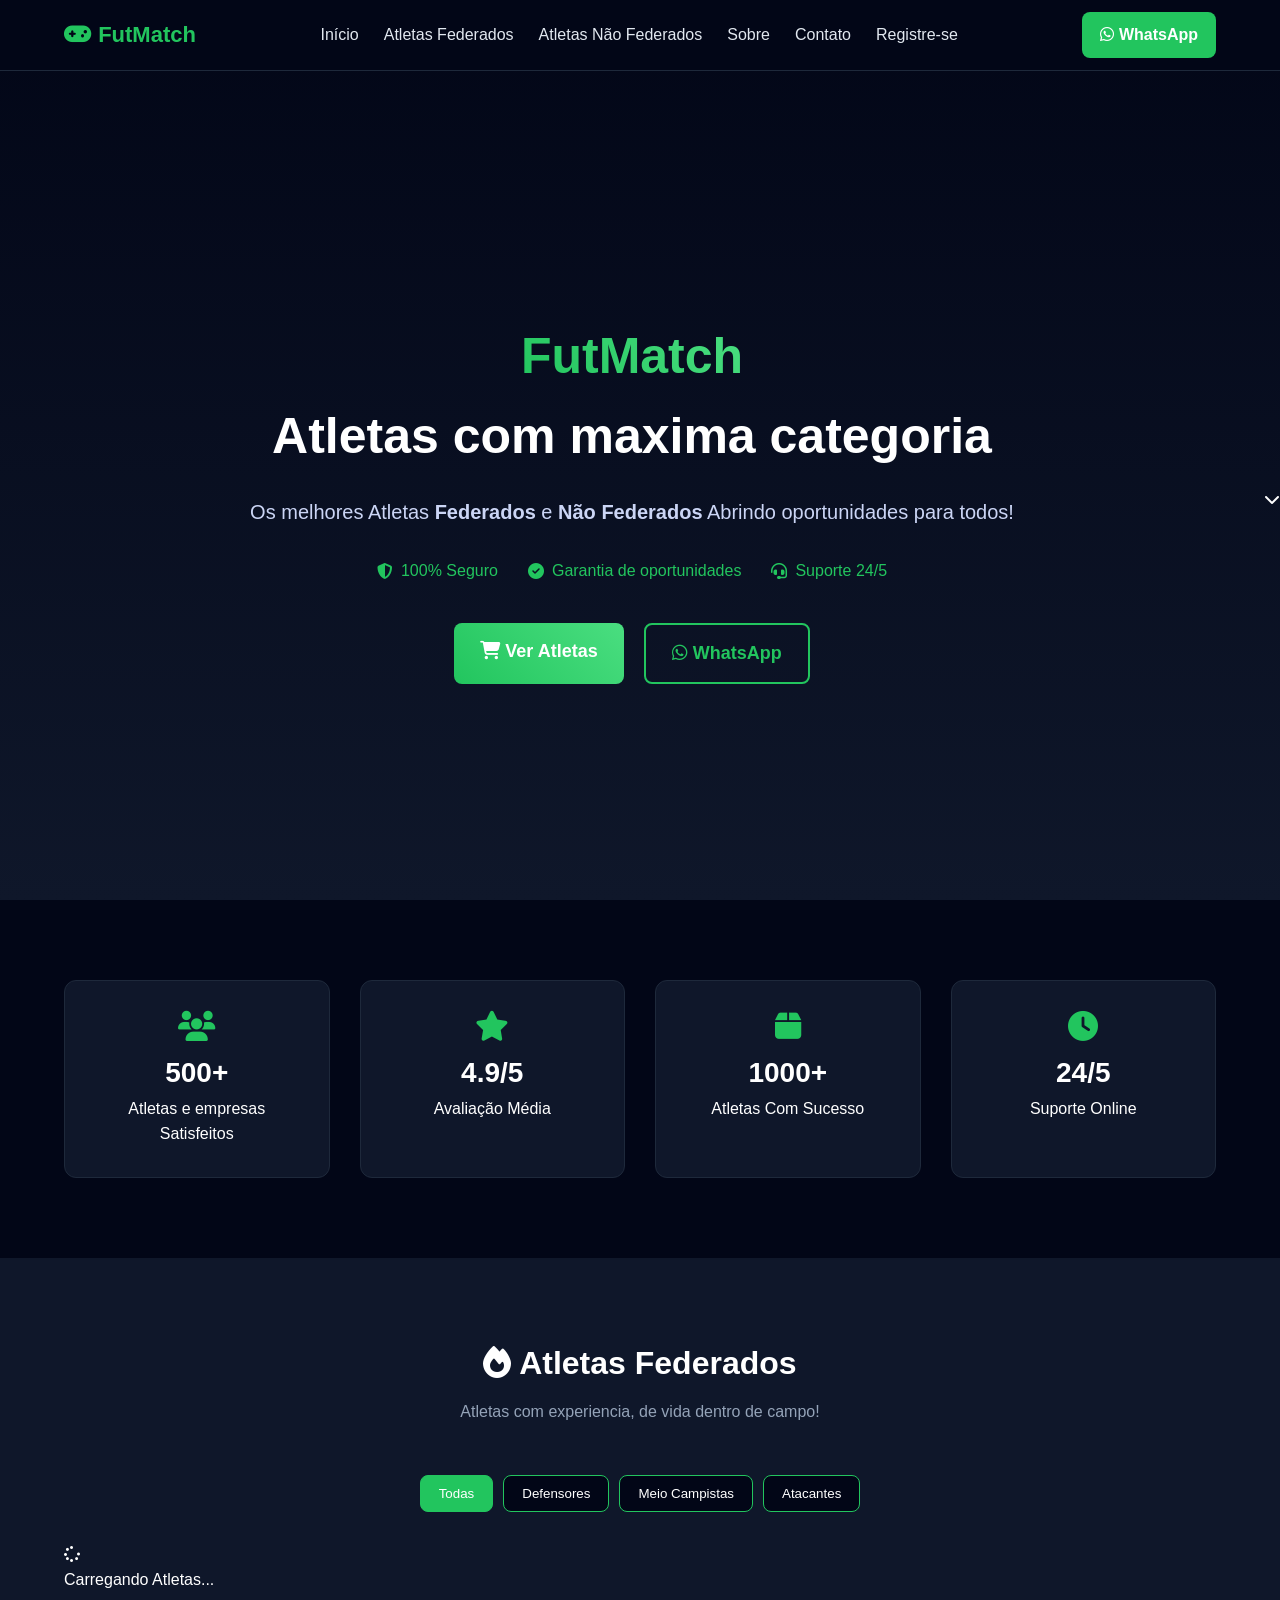
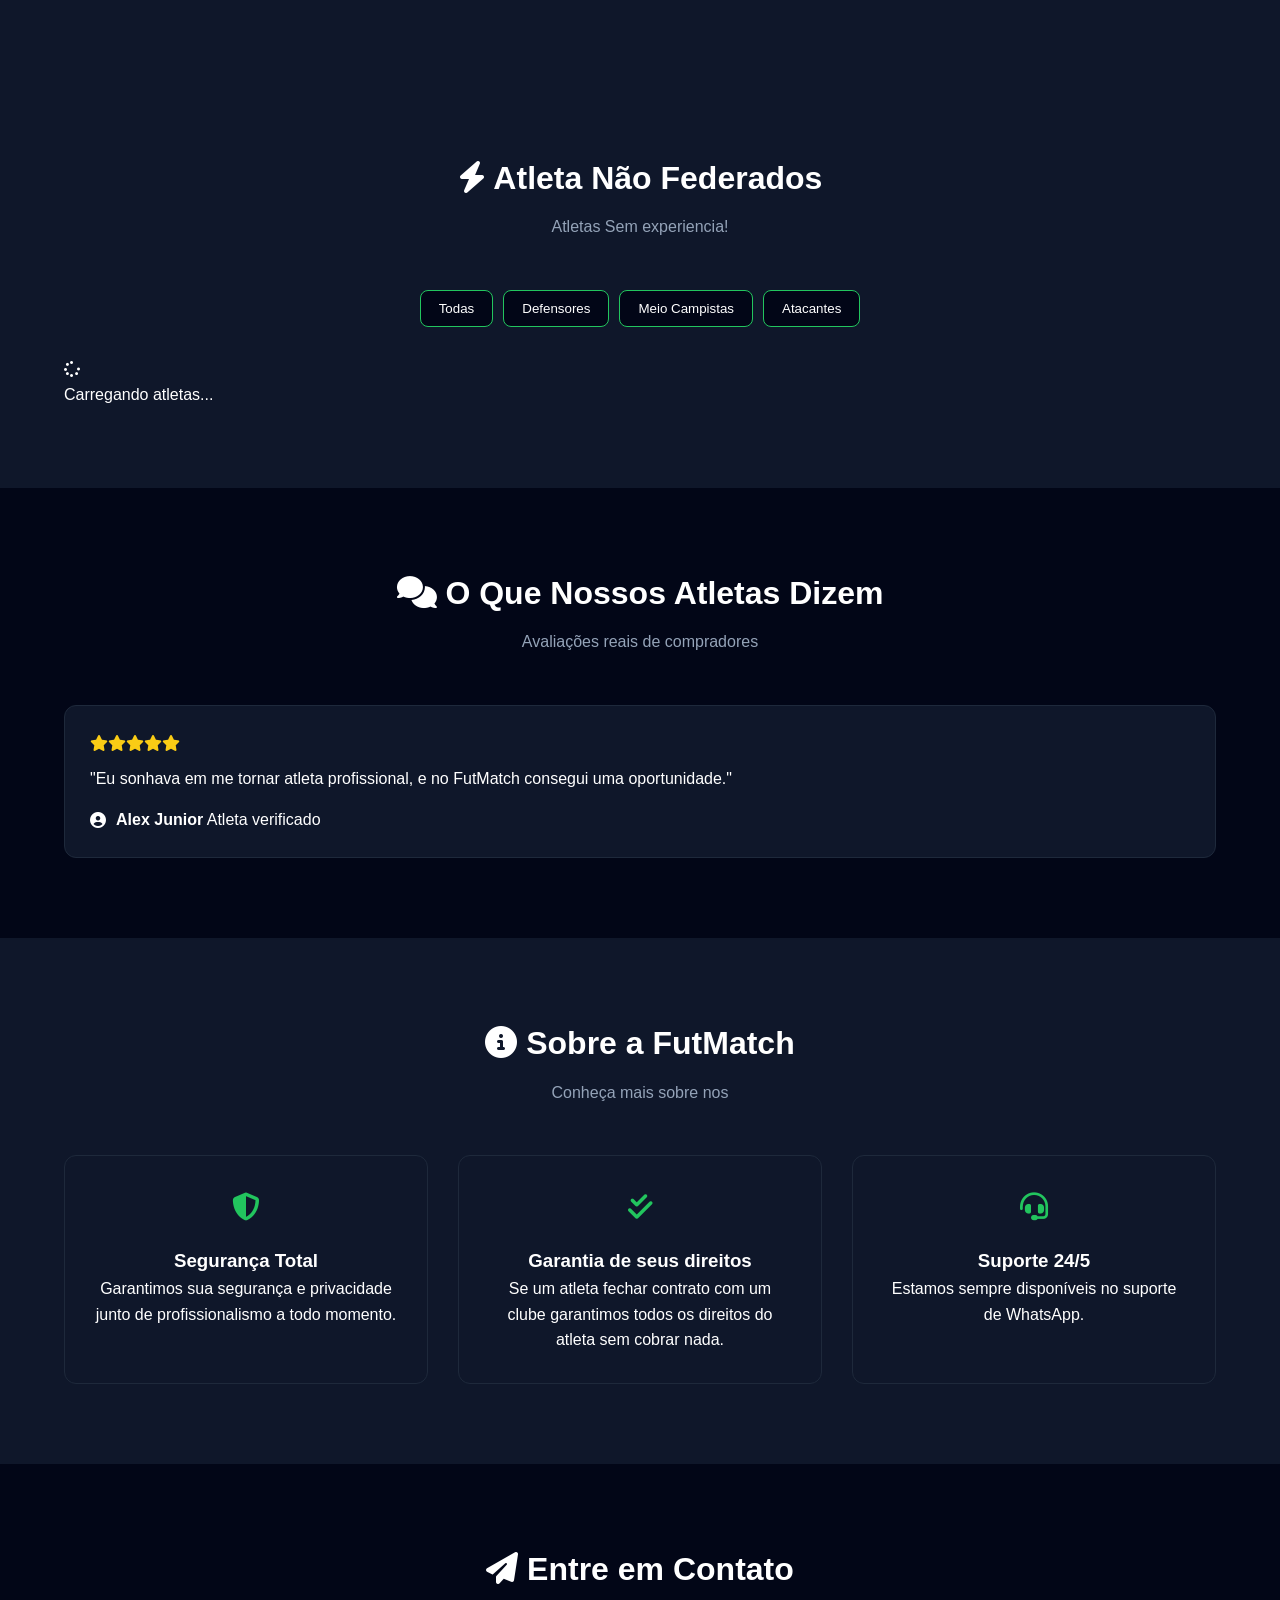
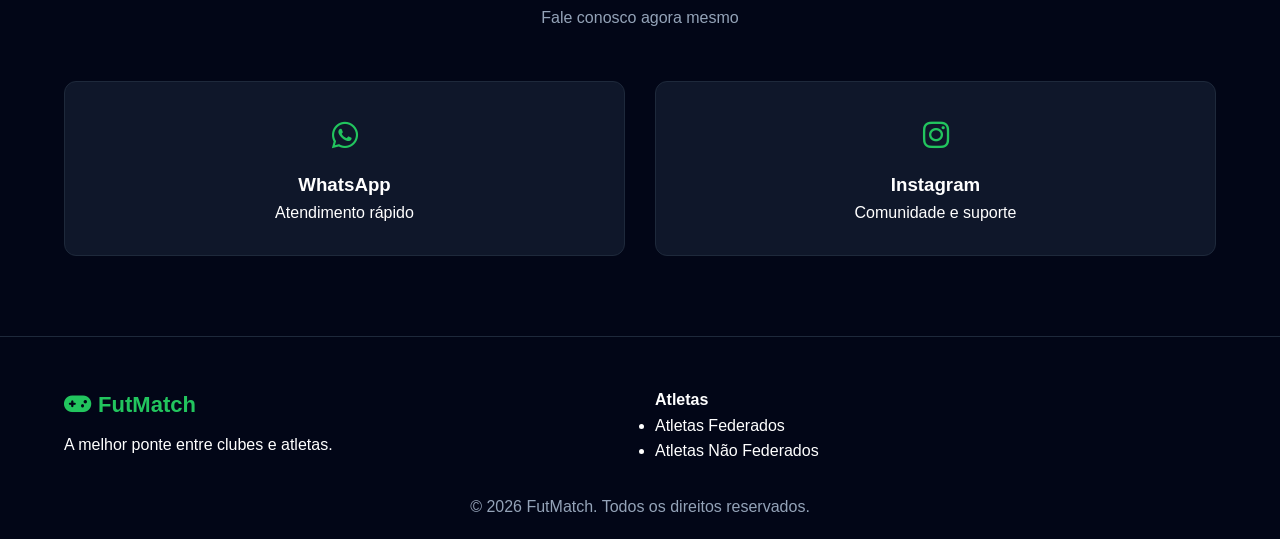
<file: TCC/index.html>
<!DOCTYPE html>
<html lang="pt-BR">
<head>
    <meta charset="UTF-8">
    <meta name="viewport" content="width=device-width, initial-scale=1.0">

    <!-- Descrição do site para SEO -->
    <meta name="description" content="FutMatch - Mercado de atletas . Abrindo portas para o proficionalismp!">

    <title>FutMatch - Home</title>

    <link rel="stylesheet" href="https://cdnjs.cloudflare.com/ajax/libs/font-awesome/6.5.0/css/all.min.css">
    

    
    <!-- Arquivo CSS principal -->
    <link rel="stylesheet" href="css/style.css">
</head>

<body>

    <!-- HEADER - Menu superior -->
    <header class="header">
        <nav class="navbar">
            <div class="container">
                <div class="nav-wrapper">

                    <!-- Logo do site -->
                    <div class="logo">
                        <i class="fas fa-gamepad"></i>
                        <span>FutMatch</span>
                    </div>

                    <!-- Menu de navegação -->
                    <ul class="nav-menu" id="navMenu">
                        <li><a href="#home" class="nav-link">Início</a></li>
                        <li><a href="#atletas-federados" class="nav-link">Atletas Federados</a></li>
                        <li><a href="#atletas-nao-federados" class="nav-link">Atletas Não Federados</a></li>
                        <li><a href="#about" class="nav-link">Sobre</a></li>
                        <li><a href="#contact" class="nav-link">Contato</a></li>
                        <li><a href="atleta-cadastro.html" class="nav-link">Registre-se</a></li>
                    </ul>

                    <!-- Botões de ação (Whatsapp e menu mobile) -->
                    <div class="nav-actions">
                        <a href="#contact" class="btn btn-primary">
                            <i class="fab fa-whatsapp"></i> WhatsApp
                        </a>

                        <!-- Botão que aparece no celular -->
                        <button class="mobile-toggle" id="mobileToggle">
                            <i class="fas fa-bars"></i>
                        </button>
                    </div>

                </div>
            </div>
        </nav>
    </header>

    <!-- HERO SECTION - Banner principal -->
    <section id="home" class="hero">

        <!-- Fundo animado -->
        <div class="hero-background"></div>

        <div class="container">
            <div class="hero-content">
                <h1 class="hero-title">
                    <span class="gradient-text">FutMatch</span>
                    <br>Atletas com maxima categoria
                </h1>

                <p class="hero-subtitle">
                    Os melhores Atletas <strong>Federados</strong> e <strong>Não Federados</strong> Abrindo oportunidades para todos!
                </p>

                <!-- Lista de benefícios -->
                <div class="hero-features">
                    <div class="feature-item">
                        <i class="fas fa-shield-alt"></i>
                        <span>100% Seguro</span>
                    </div>
                    <div class="feature-item">
                        <i class="fas fa-check-circle"></i>
                        <span>Garantia de oportunidades</span>
                    </div>
                    <div class="feature-item">
                        <i class="fas fa-headset"></i>
                        <span>Suporte 24/5</span>
                    </div>
                </div>

                <!-- Botões principais -->
                <div class="hero-cta">
                    <a href="#atletas-federados" class="btn btn-large btn-gradient">
                        <i class="fas fa-shopping-cart"></i> Ver Atletas
                    </a>
                    <a href="#contact" class="btn btn-large btn-outline">
                        <i class="fab fa-whatsapp"></i> WhatsApp
                    </a>
                </div>
            </div>
        </div>

        <!-- Ícone animado de rolagem -->
        <div class="hero-scroll">
            <i class="fas fa-chevron-down"></i>
        </div>
    </section>

    <!-- STATS SECTION - Estatísticas rápidas -->
    <section class="stats">
        <div class="container">

            <!-- Grade com estatísticas -->
            <div class="stats-grid">

                <div class="stat-card">
                    <i class="fas fa-users"></i>
                    <h3>500+</h3>
                    <p>Atletas e empresas Satisfeitos</p>
                </div>

                <div class="stat-card">
                    <i class="fas fa-star"></i>
                    <h3>4.9/5</h3>
                    <p>Avaliação Média</p>
                </div>

                <div class="stat-card">
                    <i class="fas fa-box"></i>
                    <h3>1000+</h3>
                    <p>Atletas Com Sucesso</p>
                </div>

                <div class="stat-card">
                    <i class="fas fa-clock"></i>
                    <h3>24/5</h3>
                    <p>Suporte Online</p>
                </div>

            </div>
        </div>
    </section>

    <!-- PRODUTOS BLOX FRUITS -->
    <section id="atletas-federados" class="products atletas-federados-section">
        <div class="container">

            <!-- Cabeçalho da seção -->
            <div class="section-header">
                <h2 class="section-title">
                    <i class="fas fa-fire"></i> Atletas Federados
                </h2>
                <p class="section-subtitle">Atletas com experiencia, de vida dentro de campo!</p>
            </div>

            <!-- Filtros de preço -->
            <div class="filters">
                <button class="filter-btn active" data-filter="all">Todas</button>
                <button class="filter-btn" data-filter="low">Defensores</button>
                <button class="filter-btn" data-filter="medium">Meio Campistas</button>
                <button class="filter-btn" data-filter="high">Atacantes</button>
            </div>

            <!-- Área onde os produtos serão carregados via JavaScript -->
            <div class="products-grid" id="bloxFruitsGrid">
                <div class="loading">
                    <i class="fas fa-spinner fa-spin"></i>
                    <p>Carregando Atletas...</p>
                </div>
            </div>

        </div>
    </section>

    <!-- PRODUTOS BRAWLHALLA -->
    <section id="atletas-nao-federados" class="products atletas-nao-federados-section">
        <div class="container">

            <!-- Cabeçalho -->
            <div class="section-header">
                <h2 class="section-title">
                    <i class="fas fa-bolt"></i> Atleta Não Federados
                </h2>
                <p class="section-subtitle">Atletas Sem experiencia!</p>
            </div>
            
            <!-- Filtros -->
            <div class="filters">
                <button class="filter-btn-brawl active" data-filter="all">Todas</button>
                <button class="filter-btn-brawl" data-filter="low">Defensores</button>
                <button class="filter-btn-brawl" data-filter="medium">Meio Campistas</button>
                <button class="filter-btn-brawl" data-filter="high">Atacantes</button>
            </div>

            <!-- Produtos carregados via JS -->
            <div class="products-grid" id="brawlhallaGrid">
                <div class="loading">
                    <i class="fas fa-spinner fa-spin"></i>
                    <p>Carregando atletas...</p>
                </div>
            </div>

        </div>
    </section>

    <!-- TESTEMUNHOS -->
    <section class="testimonials">

        <div class="container">

            <div class="section-header">
                <h2 class="section-title">
                    <i class="fas fa-comments"></i> O Que Nossos Atletas Dizem
                </h2>
                <p class="section-subtitle">Avaliações reais de compradores</p>
            </div>

            <!-- Cartões de depoimentos -->
            <div class="testimonials-grid">

                <!-- Testemunho 1 -->
                <div class="testimonial-card">
                    <div class="testimonial-rating">
                        <!-- Estrelas -->
                        <i class="fas fa-star"></i><i class="fas fa-star"></i><i class="fas fa-star"></i><i class="fas fa-star"></i><i class="fas fa-star"></i>
                    </div>
                    <p class="testimonial-text">"Eu sonhava em me tornar atleta profissional, e no FutMatch consegui uma oportunidade."</p>
                    <div class="testimonial-author">
                        <i class="fas fa-user-circle"></i>
                        <div>
                            <strong>Alex Junior</strong>
                            <span>Atleta verificado</span>
                        </div>
                    </div>
                </div>

                <!-- Outros depoimentos omitidos por brevidade -->

            </div>
        </div>
    </section>

    <!-- SOBRE A LOJA -->
    <section id="about" class="about">

        <div class="container">

            <div class="section-header">
                <h2 class="section-title"><i class="fas fa-info-circle"></i> Sobre a FutMatch</h2>
                <p class="section-subtitle">Conheça mais sobre nos</p>
            </div>

            <!-- Grade de cartões informativos -->
            <div class="about-grid">

                <div class="about-card">
                    <div class="about-icon"><i class="fas fa-shield-alt"></i></div>
                    <h3>Segurança Total</h3>
                    <p>Garantimos sua segurança e privacidade junto de profissionalismo a todo momento.</p>
                </div>

                <div class="about-card">
                    <div class="about-icon"><i class="fas fa-check-double"></i></div>
                    <h3>Garantia de seus direitos</h3>
                    <p>Se um atleta fechar contrato com um clube garantimos todos os direitos do atleta sem cobrar nada.</p>
                </div>

                <div class="about-card">
                    <div class="about-icon"><i class="fas fa-headset"></i></div>
                    <h3>Suporte 24/5</h3>
                    <p>Estamos sempre disponíveis no suporte de WhatsApp.</p>
                </div>

            </div>
        </div>
    </section>

    <!-- CONTATO -->
    <section id="contact" class="contact">
        <div class="container">

            <div class="section-header">
                <h2 class="section-title"><i class="fas fa-paper-plane"></i> Entre em Contato</h2>
                <p class="section-subtitle">Fale conosco agora mesmo</p>
            </div>

            <!-- Cartões de contato -->
            <div class="contact-grid">

                <a href="https://wa.me/5511999999999" target="_blank" class="contact-card whatsapp">
                    <div class="contact-icon"><i class="fab fa-whatsapp"></i></div>
                    <h3>WhatsApp</h3>
                    <p>Atendimento rápido</p>
                </a>

                <a href="https://www.instagram.com/" target="_blank" class="contact-card discord">
                    <div class="contact-icon"><i class="fab fa-instagram"></i></div>
                    <h3>Instagram</h3>
                    <p>Comunidade e suporte</p>
                </a>

            </div>

        </div>
    </section>

    <!-- FOOTER - Rodapé -->
    <footer class="footer">
        <div class="container">

            <div class="footer-grid">

                <div class="footer-col">
                    <div class="footer-logo"><i class="fas fa-gamepad"></i> FutMatch</div>
                    <p>A melhor ponte entre clubes e atletas.</p>
                </div>

                <div class="footer-col">
                    <h4>Atletas</h4>
                    <ul>
                        <li><a href="#atletas-federados">Atletas Federados</a></li>
                        <li><a href="#atletas-nao-federados">Atletas Não Federados</a></li>
                    </ul>
                </div>

            </div>

            <div class="footer-bottom">
                <p>&copy; 2026 FutMatch. Todos os direitos reservados.</p>
            </div>

        </div>
    </footer>

    <!-- Modal de produto (abre ao clicar) -->
    <div id="productModal" class="modal">
        <div class="modal-content">

            <!-- Botão para fechar -->
            <button class="modal-close" id="modalClose">
                <i class="fas fa-times"></i>
            </button>

            <!-- Conteúdo dinâmico via JS -->
            <div id="modalBody"></div>
        </div>
    </div>

    <!-- Botão Voltar ao Topo -->
    <button id="scrollTop" class="scroll-top">
        <i class="fas fa-arrow-up"></i>
    </button>

    <!-- Arquivo JavaScript -->
    <script src="js/main.js"></script>

</body>
</html>
</file>
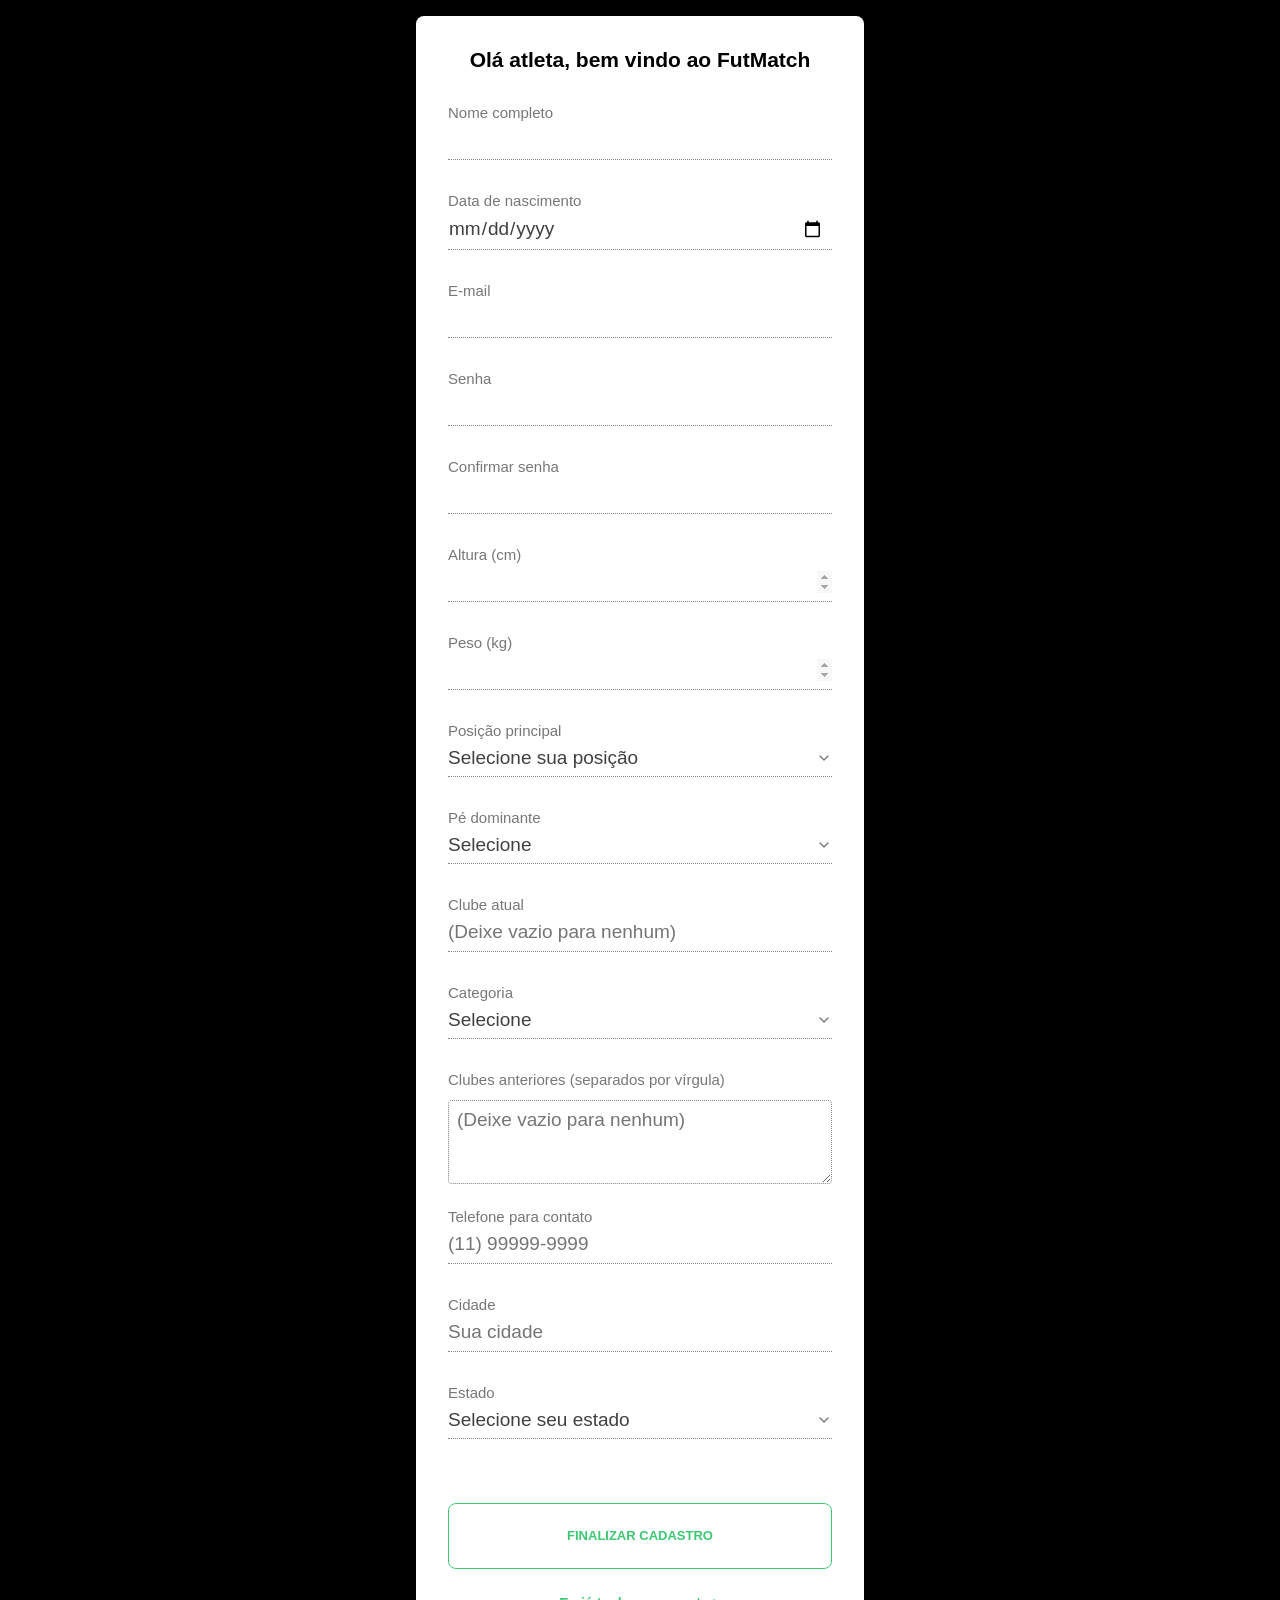
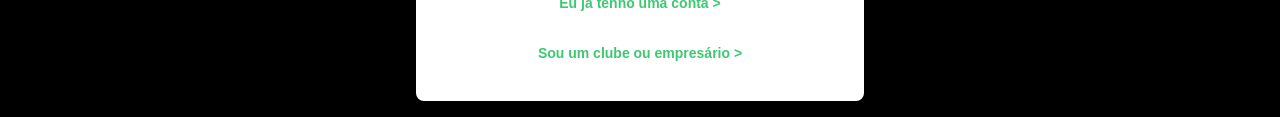
<file: Register & Login V1.0/atleta-cadastro.html>
<!DOCTYPE html>
<html lang="pt-br">
<head>
    <meta charset="UTF-8">
    <meta name="viewport" content="width=device-width, initial-scale=1.0">
    <link rel="stylesheet" href="cadastro.css">
    <title>FutMatch - Atleta Cadastro</title>
</head>
<body>
  <form>
    <p>Olá atleta, bem vindo ao FutMatch</p>
    
    <label for="name">Nome completo <input type="text" id="name" required></label>
    
    <label for="date">Data de nascimento <input type="date" id="date" required></label>
    
    <label for="email">E-mail <input type="email" id="email" required></label>
    
    <label for="password">Senha <input type="password" id="password" required></label>
    
    <label for="confirm-password">Confirmar senha <input type="password" id="confirm-password" required></label>
    
    <label for="altura">Altura (cm) <input type="number" id="altura" min="100" max="230" step="1" required></label>
    
    <label for="peso">Peso (kg) <input type="number" id="peso" min="30" max="150" step="0.1" required></label>
    
    <label for="posicao">Posição principal
      <select id="posicao" required>
        <option value="">Selecione sua posição</option>
        <option value="goleiro">Goleiro</option>
        <option value="zagueiro">Zagueiro</option>
        <option value="lateral-esquerdo">Lateral Esquerdo</option>
        <option value="lateral-direito">Lateral Direito</option>
        <option value="volante">Volante</option>
        <option value="meia">Meia</option>
        <option value="meia-atacante">Meia Atacante</option>
        <option value="ponta-esquerda">Ponta Esquerda</option>
        <option value="ponta-direita">Ponta Direita</option>
        <option value="centroavante">Centroavante</option>
      </select>
    </label>
    
    <label for="pe-dominante">Pé dominante
      <select id="pe-dominante" required>
        <option value="">Selecione</option>
        <option value="direito">Direito</option>
        <option value="esquerdo">Esquerdo</option>
        <option value="ambos">Ambos</option>
      </select>
    </label>
    
    <label for="clube-atual">Clube atual <input type="text" id="clube-atual" placeholder="(Deixe vazio para nenhum)"></label>
    
    <label for="categoria">Categoria
      <select id="categoria">
        <option value="">Selecione</option>
        <option value="base">Categorias de Base</option>
        <option value="profissional">Profissional</option>
        <option value="amador">Amador</option>
        <option value="veterano">Veterano</option>
      </select>
    </label>
    
    <label for="clubes-anteriores">Clubes anteriores (separados por vírgula)</label>
    <textarea id="clubes-anteriores" rows="3" placeholder="(Deixe vazio para nenhum)"></textarea>
    
    <label for="telefone">Telefone para contato <input type="tel" id="telefone" placeholder="(11) 99999-9999"></label>
    
    <label for="cidade">Cidade <input type="text" id="cidade" placeholder="Sua cidade" required></label>
    
    <label for="estado">Estado
      <select id="estado" required>
        <option value="">Selecione seu estado</option>
        <option value="AC">Acre</option>
        <option value="AL">Alagoas</option>
        <option value="AP">Amapá</option>
        <option value="AM">Amazonas</option>
        <option value="BA">Bahia</option>
        <option value="CE">Ceará</option>
        <option value="DF">Distrito Federal</option>
        <option value="ES">Espírito Santo</option>
        <option value="GO">Goiás</option>
        <option value="MA">Maranhão</option>
        <option value="MT">Mato Grosso</option>
        <option value="MS">Mato Grosso do Sul</option>
        <option value="MG">Minas Gerais</option>
        <option value="PA">Pará</option>
        <option value="PB">Paraíba</option>
        <option value="PR">Paraná</option>
        <option value="PE">Pernambuco</option>
        <option value="PI">Piauí</option>
        <option value="RJ">Rio de Janeiro</option>
        <option value="RN">Rio Grande do Norte</option>
        <option value="RS">Rio Grande do Sul</option>
        <option value="RO">Rondônia</option>
        <option value="RR">Roraima</option>
        <option value="SC">Santa Catarina</option>
        <option value="SP">São Paulo</option>
        <option value="SE">Sergipe</option>
        <option value="TO">Tocantins</option>
      </select>
    </label>

    <a href="atleta-login.html" class="button">Finalizar cadastro</a>
    
    <a href="atleta-login.html">Eu já tenho uma conta ></a>
    <a href="#">Sou um clube ou empresário ></a>
  </form>
</body>
</html>
</file>
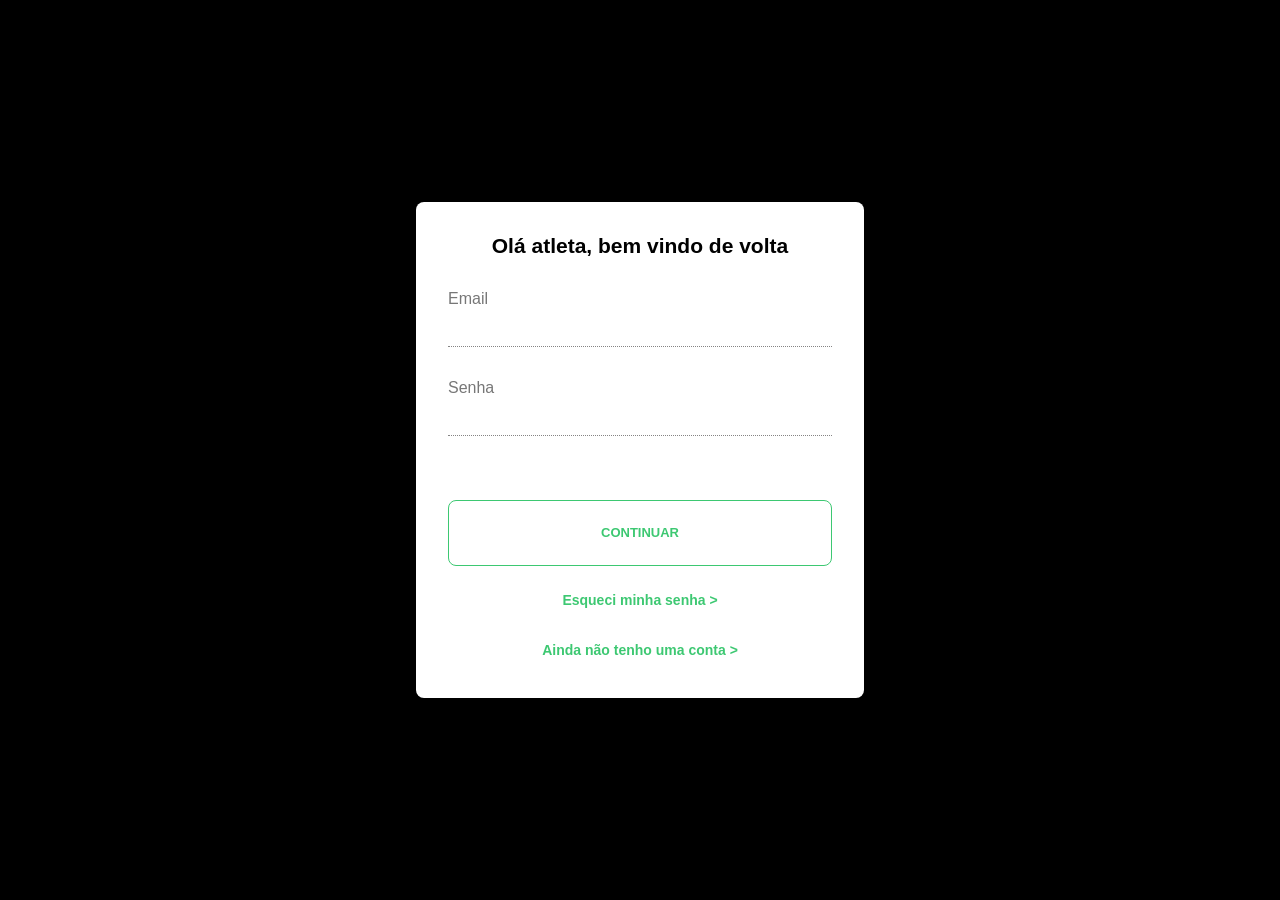
<file: Register & Login V1.0/atleta-login.html>
<!DOCTYPE html>
<html lang="pt-br">
<head>
    <meta charset="UTF-8">
    <meta name="viewport" content="width=device-width, initial-scale=1.0">
    <link rel="stylesheet" href="login.css">
    <title>FutMatch - Atleta Login</title>
</head>
<body>
  <form >
    <p>Olá atleta, bem vindo de volta</p>
    <label for="email">Email <input type="email" id="email"></label>
    <label for="password">Senha <input type="password" id="password"></label>




    
    <a href="#" class="button">Continuar</a>  <!-- Button -->

    <a href="#">Esqueci minha senha > </a>
    <a href="atleta-cadastro.html">Ainda não tenho uma conta > </a>

   </form>
</body>
</html>
</file>
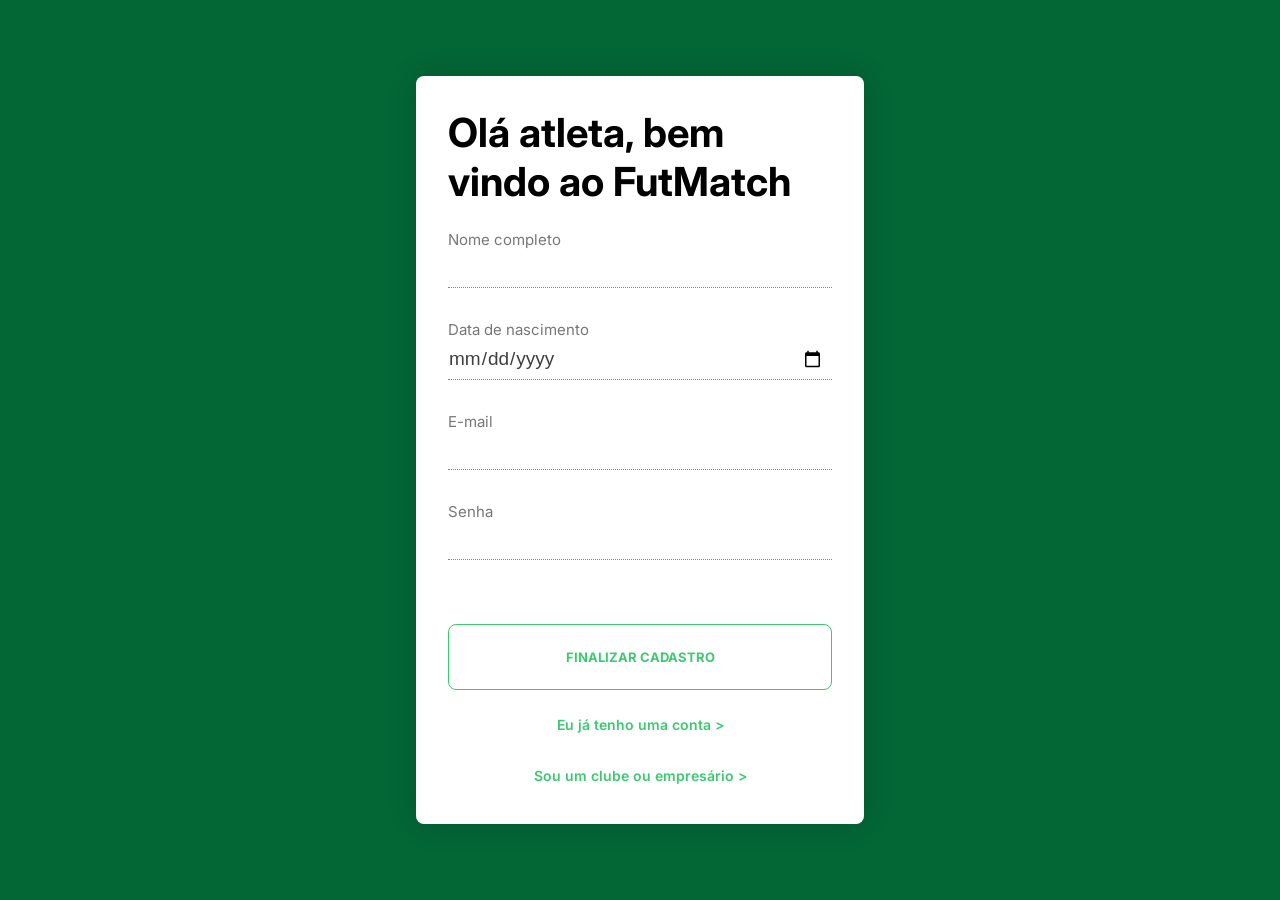
<file: Register & Login V1.1/atleta-cadastro.html>
<!DOCTYPE html>
<html lang="pt-br">
<head>
    <meta charset="UTF-8">
    <meta name="viewport" content="width=device-width, initial-scale=1.0">
    <link rel="stylesheet" href="cadastro.css">
    <link rel="preconnect" href="https://fonts.googleapis.com">
    <link rel="preconnect" href="https://fonts.gstatic.com" crossorigin>
    <link href="https://fonts.googleapis.com/css2?family=Inter:ital,opsz,wght@0,14..32,100..900;1,14..32,100..900&display=swap" rel="stylesheet"> 
    <title>FutMatch - Atleta Cadastro</title>
</head>
<body>
  <form>
    <h1>Olá atleta, bem vindo ao FutMatch</h1>
    
    <label for="name">Nome completo <input type="text" id="name" required></label>
    
    <label for="date">Data de nascimento <input type="date" id="date" required></label>
    
    <label for="email">E-mail <input type="email" id="email" required></label>
    
    <label for="password">Senha <input type="password" id="password" required></label>
    
    

    <a href="atleta-login.html" class="button">Finalizar cadastro</a>
    
    <a href="atleta-login.html">Eu já tenho uma conta ></a>
    <a href="#">Sou um clube ou empresário ></a>
  </form>
</body>
</html>
</file>
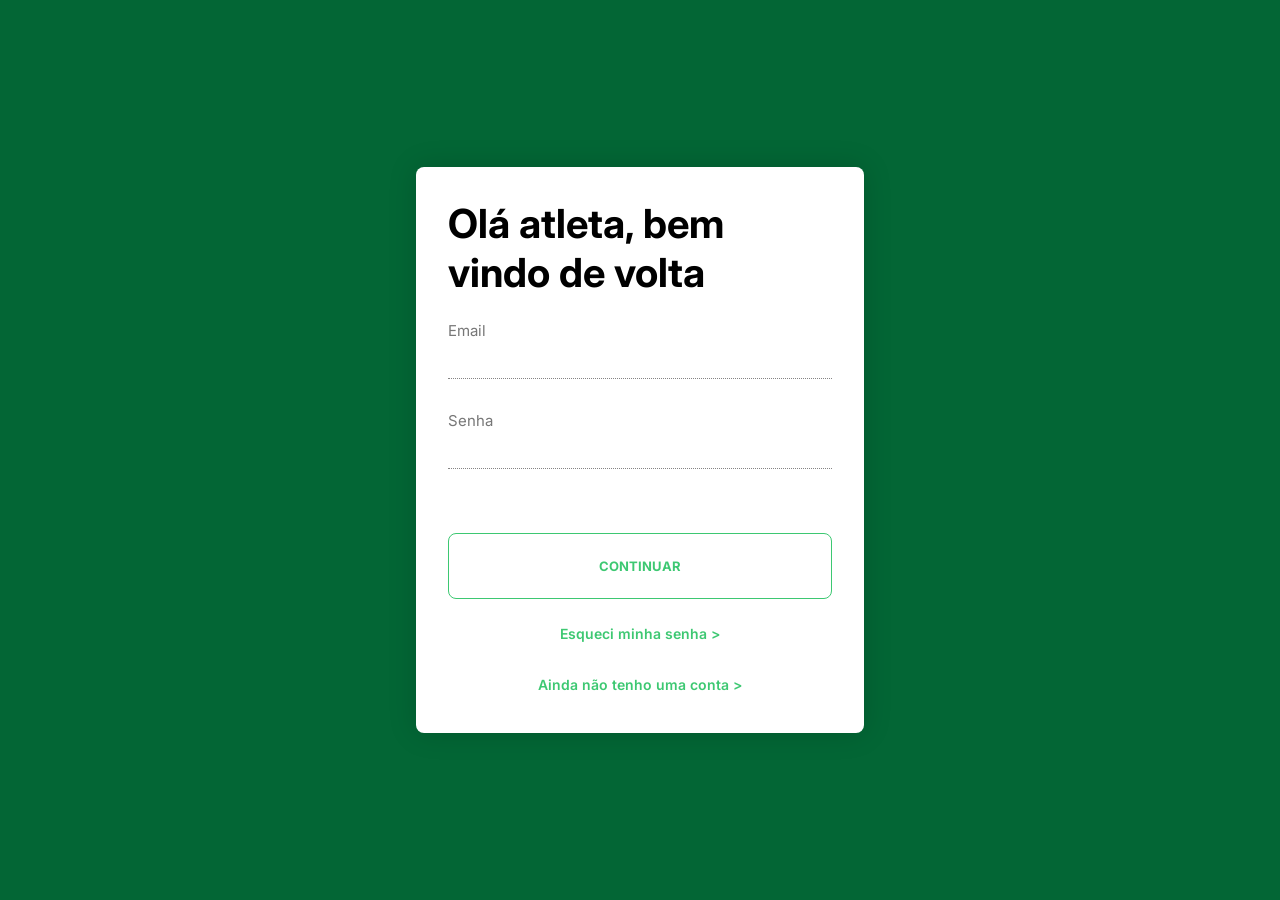
<file: Register & Login V1.1/atleta-login.html>
<!DOCTYPE html>
<html lang="pt-br">
<head>
    <meta charset="UTF-8">
    <meta name="viewport" content="width=device-width, initial-scale=1.0">
    <link rel="stylesheet" href="login.css">
    <link rel="preconnect" href="https://fonts.googleapis.com">
    <link rel="preconnect" href="https://fonts.gstatic.com" crossorigin>
    <link href="https://fonts.googleapis.com/css2?family=Inter:ital,opsz,wght@0,14..32,100..900;1,14..32,100..900&display=swap" rel="stylesheet">
    <title>FutMatch - Atleta Login</title>
</head>
<body>
  <form >
    <h1>Olá atleta, bem vindo de volta</h1>
    <label for="email">Email <input type="email" id="email"></label>
    <label for="password">Senha <input type="password" id="password"></label>




    
    <a href="#" class="button">Continuar</a>  <!-- Button -->

    <a href="#">Esqueci minha senha > </a>
    <a href="atleta-cadastro.html">Ainda não tenho uma conta > </a>

   </form>
</body>
</html>
</file>
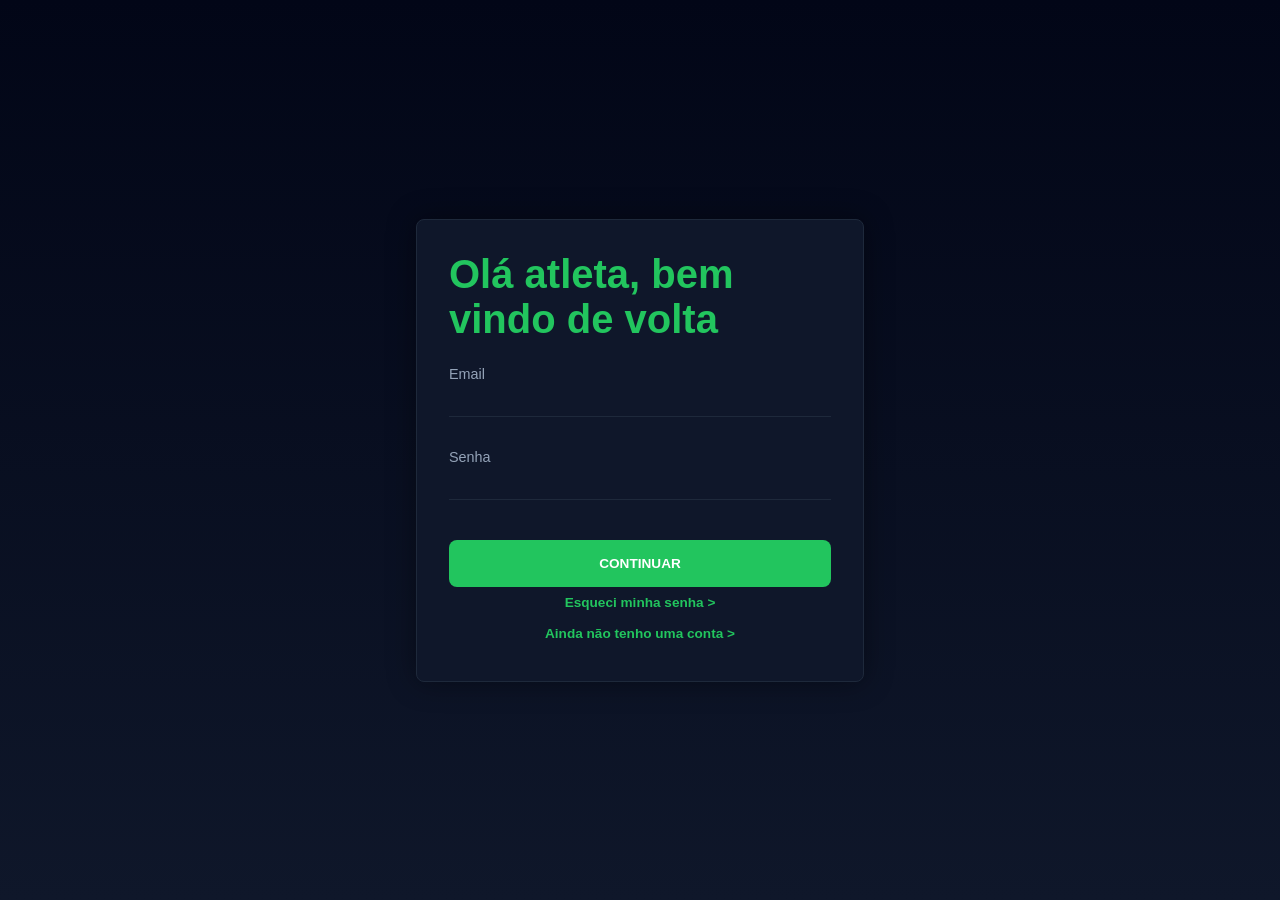
<file: TCC/atleta-login.html>
<!DOCTYPE html>
<html lang="pt-br">
<head>
    <meta charset="UTF-8">
    <meta name="viewport" content="width=device-width, initial-scale=1.0">
    <link rel="stylesheet" href="login.css">
    <link rel="preconnect" href="https://fonts.googleapis.com">
    <link rel="preconnect" href="https://fonts.gstatic.com" crossorigin>
    <link href="https://fonts.googleapis.com/css2?family=Inter:ital,opsz,wght@0,14..32,100..900;1,14..32,100..900&display=swap" rel="stylesheet">
    <title>FutMatch - Atleta Login</title>
</head>
<body>
  <form >
    <h1>Olá atleta, bem vindo de volta</h1>
    <label for="email">Email <input type="email" id="email"></label>
    <label for="password">Senha <input type="password" id="password"></label>




    
    <a href="index.html" class="button">Continuar</a>  <!-- Button -->

    <a href="#">Esqueci minha senha > </a>
    <a href="atleta-cadastro.html">Ainda não tenho uma conta > </a>

   </form>
</body>
</html>
</file>
<file: TCC/css/style.css>
/* RESET */
*{
margin:0;
padding:0;
box-sizing:border-box;
font-family: Arial, Helvetica, sans-serif;
}

body{
background:#0f172a;
color:#fff;
line-height:1.6;
}

a{
text-decoration:none;
color:inherit;
}

.container{
width:90%;
max-width:1200px;
margin:auto;
}

/* HEADER */

.header{
background:#020617;
position:fixed;
width:100%;
top:0;
z-index:1000;
border-bottom:1px solid #1e293b;
}

.nav-wrapper{
display:flex;
justify-content:space-between;
align-items:center;
height:70px;
}

.logo{
font-size:22px;
font-weight:bold;
color:#22c55e;
}

.nav-menu{
display:flex;
list-style:none;
gap:25px;
}

.nav-link{
color:#e2e8f0;
transition:0.3s;
}

.nav-link:hover{
color:#22c55e;
}

.nav-actions{
display:flex;
align-items:center;
gap:10px;
}

.mobile-toggle{
display:none;
background:none;
border:none;
font-size:20px;
color:white;
cursor:pointer;
}

/* BOTÕES */

.btn{
padding:10px 18px;
border-radius:8px;
font-weight:bold;
transition:0.3s;
}

.btn-primary{
background:#22c55e;
color:white;
}

.btn-primary:hover{
background:#16a34a;
}

.btn-large{
padding:14px 26px;
font-size:18px;
}

.btn-outline{
border:2px solid #22c55e;
color:#22c55e;
}

.btn-outline:hover{
background:#22c55e;
color:white;
}

.btn-gradient{
background:linear-gradient(45deg,#22c55e,#4ade80);
color:white;
}

/* HERO */

.hero{
min-height:100vh;
display:flex;
align-items:center;
text-align:center;
padding-top:100px;
background:linear-gradient(180deg,#020617,#0f172a);
}

.hero-title{
font-size:50px;
margin-bottom:20px;
}

.gradient-text{
background:linear-gradient(45deg,#22c55e,#4ade80);
-webkit-background-clip:text;
color:transparent;
}

.hero-subtitle{
font-size:20px;
margin-bottom:30px;
color:#cbd5f5;
}

.hero-features{
display:flex;
justify-content:center;
gap:30px;
margin-bottom:40px;
}

.feature-item{
display:flex;
align-items:center;
gap:8px;
color:#22c55e;
}

.hero-cta{
display:flex;
justify-content:center;
gap:20px;
}

/* STATS */

.stats{
padding:80px 0;
background:#020617;
}

.stats-grid{
display:grid;
grid-template-columns:repeat(auto-fit,minmax(200px,1fr));
gap:30px;
}

.stat-card{
background:#0f172a;
padding:30px;
text-align:center;
border-radius:12px;
border:1px solid #1e293b;
}

.stat-card i{
font-size:30px;
color:#22c55e;
margin-bottom:10px;
}

.stat-card h3{
font-size:28px;
}

/* SEÇÕES */

.section-header{
text-align:center;
margin-bottom:50px;
}

.section-title{
font-size:32px;
margin-bottom:10px;
}

.section-subtitle{
color:#94a3b8;
}

/* FILTROS */

.filters{
display:flex;
justify-content:center;
gap:10px;
margin-bottom:30px;
flex-wrap:wrap;
}

.filter-btn,
.filter-btn-brawl{
padding:10px 18px;
background:#020617;
border:1px solid #22c55e;
border-radius:8px;
color:white;
cursor:pointer;
}

.filter-btn.active{
background:#22c55e;
}

/* PRODUTOS */

.products{
padding:80px 0;
}

.products-grid{
display:grid;
grid-template-columns:repeat(auto-fit,minmax(250px,1fr));
gap:25px;
}

.product-card{
background:#0f172a;
border-radius:10px;
padding:20px;
border:1px solid #1e293b;
transition:0.3s;
}

.product-card:hover{
transform:translateY(-5px);
border-color:#22c55e;
}

/* TESTEMUNHOS */

.testimonials{
padding:80px 0;
background:#020617;
}

.testimonials-grid{
display:grid;
grid-template-columns:repeat(auto-fit,minmax(250px,1fr));
gap:30px;
}

.testimonial-card{
background:#0f172a;
padding:25px;
border-radius:12px;
border:1px solid #1e293b;
}

.testimonial-rating{
color:#facc15;
margin-bottom:10px;
}

.testimonial-author{
display:flex;
gap:10px;
align-items:center;
margin-top:15px;
}

/* ABOUT */

.about{
padding:80px 0;
}

.about-grid{
display:grid;
grid-template-columns:repeat(auto-fit,minmax(250px,1fr));
gap:30px;
}

.about-card{
background:#0f172a;
padding:30px;
border-radius:12px;
text-align:center;
border:1px solid #1e293b;
}

.about-icon{
font-size:28px;
color:#22c55e;
margin-bottom:15px;
}

/* CONTATO */

.contact{
padding:80px 0;
background:#020617;
}

.contact-grid{
display:grid;
grid-template-columns:repeat(auto-fit,minmax(200px,1fr));
gap:30px;
}

.contact-card{
background:#0f172a;
padding:30px;
text-align:center;
border-radius:12px;
border:1px solid #1e293b;
transition:0.3s;
}

.contact-card:hover{
transform:translateY(-5px);
border-color:#22c55e;
}

.contact-icon{
font-size:30px;
margin-bottom:10px;
color:#22c55e;
}

/* FOOTER */

.footer{
background:#020617;
padding:50px 0 20px;
border-top:1px solid #1e293b;
}

.footer-grid{
display:grid;
grid-template-columns:repeat(auto-fit,minmax(200px,1fr));
gap:30px;
margin-bottom:30px;
}

.footer-logo{
font-size:22px;
color:#22c55e;
font-weight:bold;
margin-bottom:10px;
}

.footer-bottom{
text-align:center;
color:#94a3b8;
}

/* MODAL */

.modal{
display:none;
position:fixed;
top:0;
left:0;
width:100%;
height:100%;
background:rgba(0,0,0,0.7);
align-items:center;
justify-content:center;
}

.modal-content{
background:#0f172a;
padding:30px;
border-radius:10px;
width:90%;
max-width:500px;
}

.modal-close{
position:absolute;
top:15px;
right:20px;
background:none;
border:none;
color:white;
font-size:20px;
cursor:pointer;
}

/* SCROLL TOP */

.scroll-top{
position:fixed;
bottom:20px;
right:20px;
background:#22c55e;
border:none;
padding:12px 16px;
border-radius:8px;
color:white;
cursor:pointer;
display:none;
}

/* RESPONSIVO */

@media (max-width:768px){

.nav-menu{
display:none;
position:absolute;
top:70px;
left:0;
width:100%;
background:#020617;
flex-direction:column;
padding:20px;
}

.mobile-toggle{
display:block;
}

.hero-title{
font-size:34px;
}

.hero-features{
flex-direction:column;
gap:10px;
}

.hero-cta{
flex-direction:column;
}

}
</file>
<file: Register & Login V1.0/cadastro.css>
* {
  margin: 0;
  padding: 0;
  box-sizing: border-box;
}

body {
  min-height: 100vh;
  background: rgb(0, 0, 0);
  font-family: sans-serif;
  display: grid;
  place-items: center;
  padding: 1rem;
}

p {
  font-size: 1.3125rem;
  font-weight: 700;
  color: black;
  margin-bottom: 2rem;
}

form {
  display: flex;
  flex-direction: column;
  align-items: center;
  width: 100%;
  max-width: 28rem;
  background: #fff;
  padding: 2rem;
  border-radius: 0.5rem;
  box-shadow: 0 0 1.8rem rgba(0, 0, 0, 0.15);
}

label {
  width: 100%;
  color: #777;
  align-self: flex-start;
  transition: 0.15s linear;
  margin-bottom: 0.5rem;
  font-size: 0.9375rem;
}

label:focus-within {
  color: #3dc872;
}

input,
select,
textarea {
  font-size: 1.1875rem;
  color: #404040;
  padding: 0.5rem 0;
  width: 100%;
  border: none;
  border-bottom: 1px dotted #858484;
  margin-bottom: 1.5rem;
  transition: 0.15s linear;
  background: transparent;
  font-family: sans-serif;
}

input:focus,
select:focus,
textarea:focus {
  outline: none;
  border-bottom-color: #3dc872;
}

select {
  cursor: pointer;
  appearance: none;
  background-image: url("data:image/svg+xml;charset=UTF-8,%3csvg xmlns='http://www.w3.org/2000/svg' viewBox='0 0 24 24' fill='none' stroke='%23777' stroke-width='2' stroke-linecap='round' stroke-linejoin='round'%3e%3cpolyline points='6 9 12 15 18 9'%3e%3c/polyline%3e%3c/svg%3e");
  background-repeat: no-repeat;
  background-position: right 0 center;
  background-size: 1rem;
  padding-right: 1.5rem;
}

select:focus {
  background-image: url("data:image/svg+xml;charset=UTF-8,%3csvg xmlns='http://www.w3.org/2000/svg' viewBox='0 0 24 24' fill='none' stroke='%233dc872' stroke-width='2' stroke-linecap='round' stroke-linejoin='round'%3e%3cpolyline points='6 9 12 15 18 9'%3e%3c/polyline%3e%3c/svg%3e");
}

textarea {
  min-height: 5rem;
  resize: vertical;
  border: 1px dotted #858484;
  padding: 0.5rem;
  border-radius: 0.25rem;
}

textarea:focus {
  border-color: #3dc872;
}

input[type="date"] {
  color-scheme: light;
  padding-right: 0.5rem;
}

input[type="number"]::-webkit-inner-spin-button,
input[type="number"]::-webkit-outer-spin-button {
  opacity: 0.5;
}

input[type="number"]:focus::-webkit-inner-spin-button,
input[type="number"]:focus::-webkit-outer-spin-button {
  opacity: 1;
}

.button {
  font-size: 0.8125rem;
  line-height: 2rem;
  font-weight: 700;
  text-transform: uppercase;
  width: 100%;
  padding: 1rem;
  cursor: pointer;
  background: transparent;
  color: #3dc872;
  border: 1px solid currentColor;
  border-radius: 8px;
  margin-top: 0.5rem;
  transition: 0.25s;
  text-align: center;
  text-decoration: none;
  display: inline-block;
}

.button:hover,
.button:focus {
  outline: none;
  background: #3dc872;
  color: #fff;
}

a {
  text-decoration: none;
  color: #3dc872;
  font-size: 0.875rem;
  font-weight: 600;
  transition: 0.3s;
  padding: 0.5rem 0;
}

a:first-of-type {
  margin-top: 2rem;
}

a + a {
  margin-top: 1.125rem;
}

/* Estilo específico para o textarea de clubes anteriores */
textarea#clubes-anteriores {
  margin-top: 0.25rem;
}

/* Media Queries */
@media (max-width: 768px) {
  form {
    padding: 1.5rem;
    max-width: 25rem;
  }
  
  p {
    margin-bottom: 1.5rem;
  }
  
  input,
  select,
  textarea {
    margin-bottom: 1.25rem;
  }
  
  a:first-of-type {
    margin-top: 1.5rem;
  }
}

@media (max-width: 480px) {
  body {
    padding: 0.5rem;
    background: rgb(66, 182, 66);
  }
  
  form {
    padding: 1.25rem;
    border-radius: 1rem;
    max-width: 100%;
    box-shadow: 0 0 1rem rgba(0, 0, 0, 0.1);
  }
  
  p {
    font-size: 1.2rem;
    margin-bottom: 1.25rem;
  }
  
  input,
  select,
  textarea {
    font-size: 1rem;
    padding: 0.5rem 0;
    margin-bottom: 1rem;
  }
  
  label {
    font-size: 0.9rem;
  }
  
  .button {
    padding: 0.75rem;
    font-size: 0.75rem;
    line-height: 1.5rem;
  }
  
  a {
    font-size: 0.8rem;
    padding: 0.75rem 0;
  }
  
  a + a {
    margin-top: 0.5rem;
  }
  
  select {
    background-size: 0.875rem;
  }
}

@media (max-width: 320px) {
  form {
    padding: 1rem;
  }
  
  .button {
    padding: 0.5rem;
  }
  
  a:first-of-type {
    margin-top: 1rem;
  }
}

@media (min-width: 1400px) {
  form {
    max-width: 32rem;
    padding: 3rem;
  }
  
  p {
    font-size: 1.5rem;
  }
  
  input,
  select,
  textarea {
    font-size: 1.25rem;
  }
}
</file>
<file: Register & Login V1.0/login.css>
* {
  margin: 0;
  padding: 0;
  box-sizing: border-box;
}

body {
  min-height: 100vh;
  background: rgb(0, 0, 0);
  font-family: sans-serif;
  display: grid;
  place-items: center;
  padding: 1rem; /* Espaço nas bordas em mobile */
}

p {
  font-size: 1.3125rem; 
  font-weight: 700;
  color: black;
  margin-bottom: 2rem; 
}

form {
  display: flex;
  flex-direction: column;
  align-items: center;
  width: 100%;
  max-width: 28rem;
  background: #fff;
  padding: 2rem; 
  border-radius: 0.5rem;
  box-shadow: 0 0 1.8rem rgba(0, 0, 0, 0.15); 
}

label {
  width: 100%;
  color: #777;
  align-self: flex-start;
  transition: 0.15s linear; 
  margin-bottom: 0.5rem;
}

label:focus-within {
  color: #3dc872;
}

input {
  font-size: 1.1875rem; 
  color: #404040;
  padding: 0.5rem 0; 
  width: 100%;
  border: none;
  border-bottom: 1px dotted #858484; 
  margin-bottom: 1.5rem; 
  transition: 0.15s linear; 
}

input:focus {
  outline: none;
  border-bottom-color: #3dc872;
}

.button {
  font-size: 0.8125rem; 
  line-height: 2rem;
  font-weight: 700;
  text-transform: uppercase;
  width: 100%;
  padding: 1rem;
  cursor: pointer;
  background: transparent;
  color: #3dc872;
  border: 1px solid currentColor;
  border-radius: 8px;
  margin-top: 0.5rem;
  transition: 0.25s;
  text-align: center;
}

.button:hover,
.button:focus {
  outline: none;
  background: #3dc872;
  color: #fff;
}

a {
  text-decoration: none;
  color: #3dc872;
  font-size: 0.875rem; 
  font-weight: 600;
  transition: 0.3s;
  padding: 0.5rem 0; 
}

a:first-of-type {
  margin-top: 2rem; 
}

a + a {
  margin-top: 1.125rem; 
}

/* MEDIA QUERIES PARA RESPONSIVIDADE */

/* Tablets e celulares grandes */
@media (max-width: 768px) {
  form {
    padding: 1.5rem;
    max-width: 25rem;
  }
  
  p {
    margin-bottom: 1.5rem;
  }
  
  input {
    margin-bottom: 1.25rem;
  }
  
  a:first-of-type {
    margin-top: 1.5rem;
  }
}

/* Celulares */
@media (max-width: 480px) {
  body {
    padding: 0.5rem;
    background: rgb(66, 182, 66); /* Leve variação visual */
  }
  
  form {
    padding: 1.25rem;
    border-radius: 1rem;
    max-width: 100%;
    box-shadow: 0 0 1rem rgba(0, 0, 0, 0.1);
  }
  
  p {
    font-size: 1.2rem;
    margin-bottom: 1.25rem;
  }
  
  input {
    font-size: 1rem;
    padding: 0.5rem 0;
    margin-bottom: 1rem;
  }
  
  label {
 font-size: 0.9rem;
  }
  
  .button {
  padding: 0.75rem;
    font-size: 0.75rem;
    line-height: 1.5rem;
  }
  
  a {
    font-size: 0.8rem;
    padding: 0.75rem 0; /* Mais área de toque */
  }
  
  a + a {
    margin-top: 0.5rem; /* Menor espaço em mobile */
  }
}

/* Telas muito pequenas (menos de 320px) */
@media (max-width: 320px) {
  form {
    padding: 1rem;
  }
  
  button {
    padding: 0.5rem;
  }
  
  a:first-of-type {
    margin-top: 1rem;
  }
}

/* Ajuste para telas grandes */
@media (min-width: 1400px) {
  form {
    max-width: 32rem;
    padding: 3rem;
  }
  
  p {
    font-size: 1.5rem;
  }
}
</file>
<file: Register & Login V1.1/cadastro.css>
* {
  font-family: "Inter", sans-serif;
  margin: 0;
  padding: 0;
  box-sizing: border-box;
}

body {
  min-height: 100vh;
  background: #036635;
  font-family: sans-serif;
  display: grid;
  place-items: center;
  padding: 1rem;
}

h1 {
  font-size: 2.5rem;
  font-weight: bold;
  color: black;
  margin-bottom: 1.5rem;

}

p {
  font-size: 1.3125rem;
  font-weight: 700;
  color: black;
  margin-bottom: 2rem;
}

form {
  display: flex;
  flex-direction: column;
  align-items: center;
  width: 100%;
  max-width: 28rem;
  background: #fff;
  padding: 2rem;
  border-radius: 0.5rem;
  box-shadow: 0 0 1.8rem rgba(0, 0, 0, 0.15);
}

label {
  width: 100%;
  color: #777;
  align-self: flex-start;
  transition: 0.15s linear;
  margin-bottom: 0.5rem;
  font-size: 0.9375rem;
}

label:focus-within {
  color: #3dc872;
}

input,
select,
textarea {
  font-size: 1.1875rem;
  color: #404040;
  padding: 0.5rem 0;
  width: 100%;
  border: none;
  border-bottom: 1px dotted #858484;
  margin-bottom: 1.5rem;
  transition: 0.15s linear;
  background: transparent;
  font-family: sans-serif;
}

input:focus,
select:focus,
textarea:focus {
  outline: none;
  border-bottom-color: #3dc872;
}

select {
  cursor: pointer;
  appearance: none;
  background-image: url("data:image/svg+xml;charset=UTF-8,%3csvg xmlns='http://www.w3.org/2000/svg' viewBox='0 0 24 24' fill='none' stroke='%23777' stroke-width='2' stroke-linecap='round' stroke-linejoin='round'%3e%3cpolyline points='6 9 12 15 18 9'%3e%3c/polyline%3e%3c/svg%3e");
  background-repeat: no-repeat;
  background-position: right 0 center;
  background-size: 1rem;
  padding-right: 1.5rem;
}

select:focus {
  background-image: url("data:image/svg+xml;charset=UTF-8,%3csvg xmlns='http://www.w3.org/2000/svg' viewBox='0 0 24 24' fill='none' stroke='%233dc872' stroke-width='2' stroke-linecap='round' stroke-linejoin='round'%3e%3cpolyline points='6 9 12 15 18 9'%3e%3c/polyline%3e%3c/svg%3e");
}

textarea {
  min-height: 5rem;
  resize: vertical;
  border: 1px dotted #858484;
  padding: 0.5rem;
  border-radius: 0.25rem;
}

textarea:focus {
  border-color: #3dc872;
}

input[type="date"] {
  color-scheme: light;
  padding-right: 0.5rem;
}

input[type="number"]::-webkit-inner-spin-button,
input[type="number"]::-webkit-outer-spin-button {
  opacity: 0.5;
}

input[type="number"]:focus::-webkit-inner-spin-button,
input[type="number"]:focus::-webkit-outer-spin-button {
  opacity: 1;
}

.button {
  font-size: 0.8125rem;
  line-height: 2rem;
  font-weight: 700;
  text-transform: uppercase;
  width: 100%;
  padding: 1rem;
  cursor: pointer;
  background: transparent;
  color: #3dc872;
  border: 1px solid currentColor;
  border-radius: 8px;
  margin-top: 0.5rem;
  transition: 0.25s;
  text-align: center;
  text-decoration: none;
  display: inline-block;
}

.button:hover,
.button:focus {
  outline: none;
  background: #3dc872;
  color: #fff;
}

a {
  text-decoration: none;
  color: #3dc872;
  font-size: 0.875rem;
  font-weight: 600;
  transition: 0.3s;
  padding: 0.5rem 0;
}

a:first-of-type {
  margin-top: 2rem;
}

a + a {
  margin-top: 1.125rem;
}

/* Estilo específico para o textarea de clubes anteriores */
textarea#clubes-anteriores {
  margin-top: 0.25rem;
}

/* Media Queries */
@media (max-width: 768px) {
  form {
    padding: 1.5rem;
    max-width: 25rem;
  }
  
  p {
    margin-bottom: 1.5rem;
  }
  
  input,
  select,
  textarea {
    margin-bottom: 1.25rem;
  }
  
  a:first-of-type {
    margin-top: 1.5rem;
  }
}

@media (max-width: 480px) {
  body {
    padding: 0.5rem;
    background: rgb(66, 182, 66);
  }
  
  form {
    padding: 1.25rem;
    border-radius: 1rem;
    max-width: 100%;
    box-shadow: 0 0 1rem rgba(0, 0, 0, 0.1);
  }
  
  p {
    font-size: 1.2rem;
    margin-bottom: 1.25rem;
  }
  
  input,
  select,
  textarea {
    font-size: 1rem;
    padding: 0.5rem 0;
    margin-bottom: 1rem;
  }
  
  label {
    font-size: 0.9rem;
  }
  
  .button {
    padding: 0.75rem;
    font-size: 0.75rem;
    line-height: 1.5rem;
  }
  
  a {
    font-size: 0.8rem;
    padding: 0.75rem 0;
  }
  
  a + a {
    margin-top: 0.5rem;
  }
  
  select {
    background-size: 0.875rem;
  }
}

@media (max-width: 320px) {
  form {
    padding: 1rem;
  }
  
  .button {
    padding: 0.5rem;
  }
  
  a:first-of-type {
    margin-top: 1rem;
  }
}

@media (min-width: 1400px) {
  form {
    max-width: 32rem;
    padding: 3rem;
  }
  
  p {
    font-size: 1.5rem;
  }
  
  input,
  select,
  textarea {
    font-size: 1.25rem;
  }
}
</file>
<file: Register & Login V1.1/login.css>
* {
  font-family: "Inter", sans-serif;
  margin: 0;
  padding: 0;
  box-sizing: border-box;
}

body {
  min-height: 100vh;
  background: #036635;
  font-family: sans-serif;
  display: grid;
  place-items: center;
  padding: 1rem;
}

h1 {
  font-size: 2.5rem;
  font-weight: bold;
  color: black;
  margin-bottom: 1.5rem;

}

p {
  font-size: 1.3125rem;
  font-weight: 700;
  color: black;
  margin-bottom: 2rem;
}

form {
  display: flex;
  flex-direction: column;
  align-items: center;
  width: 100%;
  max-width: 28rem;
  background: #fff;
  padding: 2rem;
  border-radius: 0.5rem;
  box-shadow: 0 0 1.8rem rgba(0, 0, 0, 0.15);
}

label {
  width: 100%;
  color: #777;
  align-self: flex-start;
  transition: 0.15s linear;
  margin-bottom: 0.5rem;
  font-size: 0.9375rem;
}

label:focus-within {
  color: #3dc872;
}

input,
select,
textarea {
  font-size: 1.1875rem;
  color: #404040;
  padding: 0.5rem 0;
  width: 100%;
  border: none;
  border-bottom: 1px dotted #858484;
  margin-bottom: 1.5rem;
  transition: 0.15s linear;
  background: transparent;
  font-family: sans-serif;
}

input:focus,
select:focus,
textarea:focus {
  outline: none;
  border-bottom-color: #3dc872;
}

select {
  cursor: pointer;
  appearance: none;
  background-image: url("data:image/svg+xml;charset=UTF-8,%3csvg xmlns='http://www.w3.org/2000/svg' viewBox='0 0 24 24' fill='none' stroke='%23777' stroke-width='2' stroke-linecap='round' stroke-linejoin='round'%3e%3cpolyline points='6 9 12 15 18 9'%3e%3c/polyline%3e%3c/svg%3e");
  background-repeat: no-repeat;
  background-position: right 0 center;
  background-size: 1rem;
  padding-right: 1.5rem;
}

select:focus {
  background-image: url("data:image/svg+xml;charset=UTF-8,%3csvg xmlns='http://www.w3.org/2000/svg' viewBox='0 0 24 24' fill='none' stroke='%233dc872' stroke-width='2' stroke-linecap='round' stroke-linejoin='round'%3e%3cpolyline points='6 9 12 15 18 9'%3e%3c/polyline%3e%3c/svg%3e");
}

textarea {
  min-height: 5rem;
  resize: vertical;
  border: 1px dotted #858484;
  padding: 0.5rem;
  border-radius: 0.25rem;
}

textarea:focus {
  border-color: #3dc872;
}

input[type="date"] {
  color-scheme: light;
  padding-right: 0.5rem;
}

input[type="number"]::-webkit-inner-spin-button,
input[type="number"]::-webkit-outer-spin-button {
  opacity: 0.5;
}

input[type="number"]:focus::-webkit-inner-spin-button,
input[type="number"]:focus::-webkit-outer-spin-button {
  opacity: 1;
}

.button {
  font-size: 0.8125rem;
  line-height: 2rem;
  font-weight: 700;
  text-transform: uppercase;
  width: 100%;
  padding: 1rem;
  cursor: pointer;
  background: transparent;
  color: #3dc872;
  border: 1px solid currentColor;
  border-radius: 8px;
  margin-top: 0.5rem;
  transition: 0.25s;
  text-align: center;
  text-decoration: none;
  display: inline-block;
}

.button:hover,
.button:focus {
  outline: none;
  background: #22c55e;
  color: #fff;
}

a {
  text-decoration: none;
  color: #3dc872;
  font-size: 0.875rem;
  font-weight: 600;
  transition: 0.3s;
  padding: 0.5rem 0;
}

a:first-of-type {
  margin-top: 2rem;
}

a + a {
  margin-top: 1.125rem;
}

/* Estilo específico para o textarea de clubes anteriores */
textarea#clubes-anteriores {
  margin-top: 0.25rem;
}

/* Media Queries */
@media (max-width: 768px) {
  form {
    padding: 1.5rem;
    max-width: 25rem;
  }
  
  p {
    margin-bottom: 1.5rem;
  }
  
  input,
  select,
  textarea {
    margin-bottom: 1.25rem;
  }
  
  a:first-of-type {
    margin-top: 1.5rem;
  }
}

@media (max-width: 480px) {
  body {
    padding: 0.5rem;
    background: rgb(66, 182, 66);
  }
  
  form {
    padding: 1.25rem;
    border-radius: 1rem;
    max-width: 100%;
    box-shadow: 0 0 1rem rgba(0, 0, 0, 0.1);
  }
  
  p {
    font-size: 1.2rem;
    margin-bottom: 1.25rem;
  }
  
  input,
  select,
  textarea {
    font-size: 1rem;
    padding: 0.5rem 0;
    margin-bottom: 1rem;
  }
  
  label {
    font-size: 0.9rem;
  }
  
  .button {
    padding: 0.75rem;
    font-size: 0.75rem;
    line-height: 1.5rem;
  }
  
  a {
    font-size: 0.8rem;
    padding: 0.75rem 0;
  }
  
  a + a {
    margin-top: 0.5rem;
  }
  
  select {
    background-size: 0.875rem;
  }
}

@media (max-width: 320px) {
  form {
    padding: 1rem;
  }
  
  .button {
    padding: 0.5rem;
  }
  
  a:first-of-type {
    margin-top: 1rem;
  }
}

@media (min-width: 1400px) {
  form {
    max-width: 32rem;
    padding: 3rem;
  }
  
  p {
    font-size: 1.5rem;
  }
  
  input,
  select,
  textarea {
    font-size: 1.25rem;
  }
}
</file>
<file: TCC/login.css>
/* RESET (do primeiro CSS aplicado) */
* {
  margin: 0;
  padding: 0;
  box-sizing: border-box;
  font-family: Arial, Helvetica, sans-serif;
}

/* BODY atualizado */
body {
  min-height: 100vh;
  background: linear-gradient(180deg, #020617, #0f172a);
  color: #fff;
  display: grid;
  place-items: center;
  padding: 1rem;
}

/* TÍTULOS */
h1 {
  font-size: 2.5rem;
  font-weight: bold;
  color: #22c55e;
  margin-bottom: 1.5rem;
}

p {
  font-size: 1.2rem;
  font-weight: 500;
  color: #cbd5f5;
  margin-bottom: 2rem;
}

/* FORMULÁRIO */
form {
  display: flex;
  flex-direction: column;
  align-items: center;
  width: 100%;
  max-width: 28rem;
  background: #0f172a;
  padding: 2rem;
  border-radius: 0.5rem;
  border: 1px solid #1e293b;
  box-shadow: 0 0 1.8rem rgba(0, 0, 0, 0.4);
}

/* LABEL */
label {
  width: 100%;
  color: #94a3b8;
  align-self: flex-start;
  transition: 0.15s linear;
  margin-bottom: 0.5rem;
  font-size: 0.9rem;
}

label:focus-within {
  color: #22c55e;
}

/* INPUTS */
input,
select,
textarea {
  font-size: 1rem;
  color: #e2e8f0;
  padding: 0.5rem 0;
  width: 100%;
  border: none;
  border-bottom: 1px solid #1e293b;
  margin-bottom: 1.5rem;
  transition: 0.15s linear;
  background: transparent;
}

/* FOCUS */
input:focus,
select:focus,
textarea:focus {
  outline: none;
  border-bottom-color: #22c55e;
}

/* SELECT */
select {
  cursor: pointer;
  appearance: none;
  background-image: url("data:image/svg+xml;charset=UTF-8,%3csvg xmlns='http://www.w3.org/2000/svg' viewBox='0 0 24 24' fill='none' stroke='%2394a3b8' stroke-width='2' stroke-linecap='round' stroke-linejoin='round'%3e%3cpolyline points='6 9 12 15 18 9'%3e%3c/polyline%3e%3c/svg%3e");
  background-repeat: no-repeat;
  background-position: right 0 center;
  background-size: 1rem;
  padding-right: 1.5rem;
}

select:focus {
  background-image: url("data:image/svg+xml;charset=UTF-8,%3csvg xmlns='http://www.w3.org/2000/svg' viewBox='0 0 24 24' fill='none' stroke='%2322c55e' stroke-width='2' stroke-linecap='round' stroke-linejoin='round'%3e%3cpolyline points='6 9 12 15 18 9'%3e%3c/polyline%3e%3c/svg%3e");
}

/* TEXTAREA */
textarea {
  min-height: 5rem;
  resize: vertical;
  border: 1px solid #1e293b;
  padding: 0.5rem;
  border-radius: 0.25rem;
}

textarea:focus {
  border-color: #22c55e;
}

/* BOTÃO (adaptado do btn-primary) */
.button {
  font-size: 0.85rem;
  font-weight: bold;
  text-transform: uppercase;
  width: 100%;
  padding: 1rem;
  cursor: pointer;
  background: #22c55e;
  color: white;
  border: none;
  border-radius: 8px;
  margin-top: 0.5rem;
  transition: 0.3s;
  text-align: center;
}

.button:hover {
  background: #16a34a;
}

/* LINKS */
a {
  text-decoration: none;
  color: #22c55e;
  font-size: 0.85rem;
  font-weight: 600;
  transition: 0.3s;
  padding: 0.5rem 0;
}

a:hover {
  color: #4ade80;
}

/* TEXTAREA ESPECÍFICO */
textarea#clubes-anteriores {
  margin-top: 0.25rem;
}

/* RESPONSIVO */
@media (max-width: 768px) {
  form {
    padding: 1.5rem;
    max-width: 25rem;
  }

  p {
    margin-bottom: 1.5rem;
  }

  input,
  select,
  textarea {
    margin-bottom: 1.25rem;
  }
}

@media (max-width: 480px) {
  body {
    padding: 0.5rem;
  }

  form {
    padding: 1.25rem;
    border-radius: 1rem;
    max-width: 100%;
  }

  p {
    font-size: 1.1rem;
  }

  input,
  select,
  textarea {
    font-size: 0.95rem;
  }

  .button {
    padding: 0.75rem;
    font-size: 0.75rem;
  }
}
</file>
